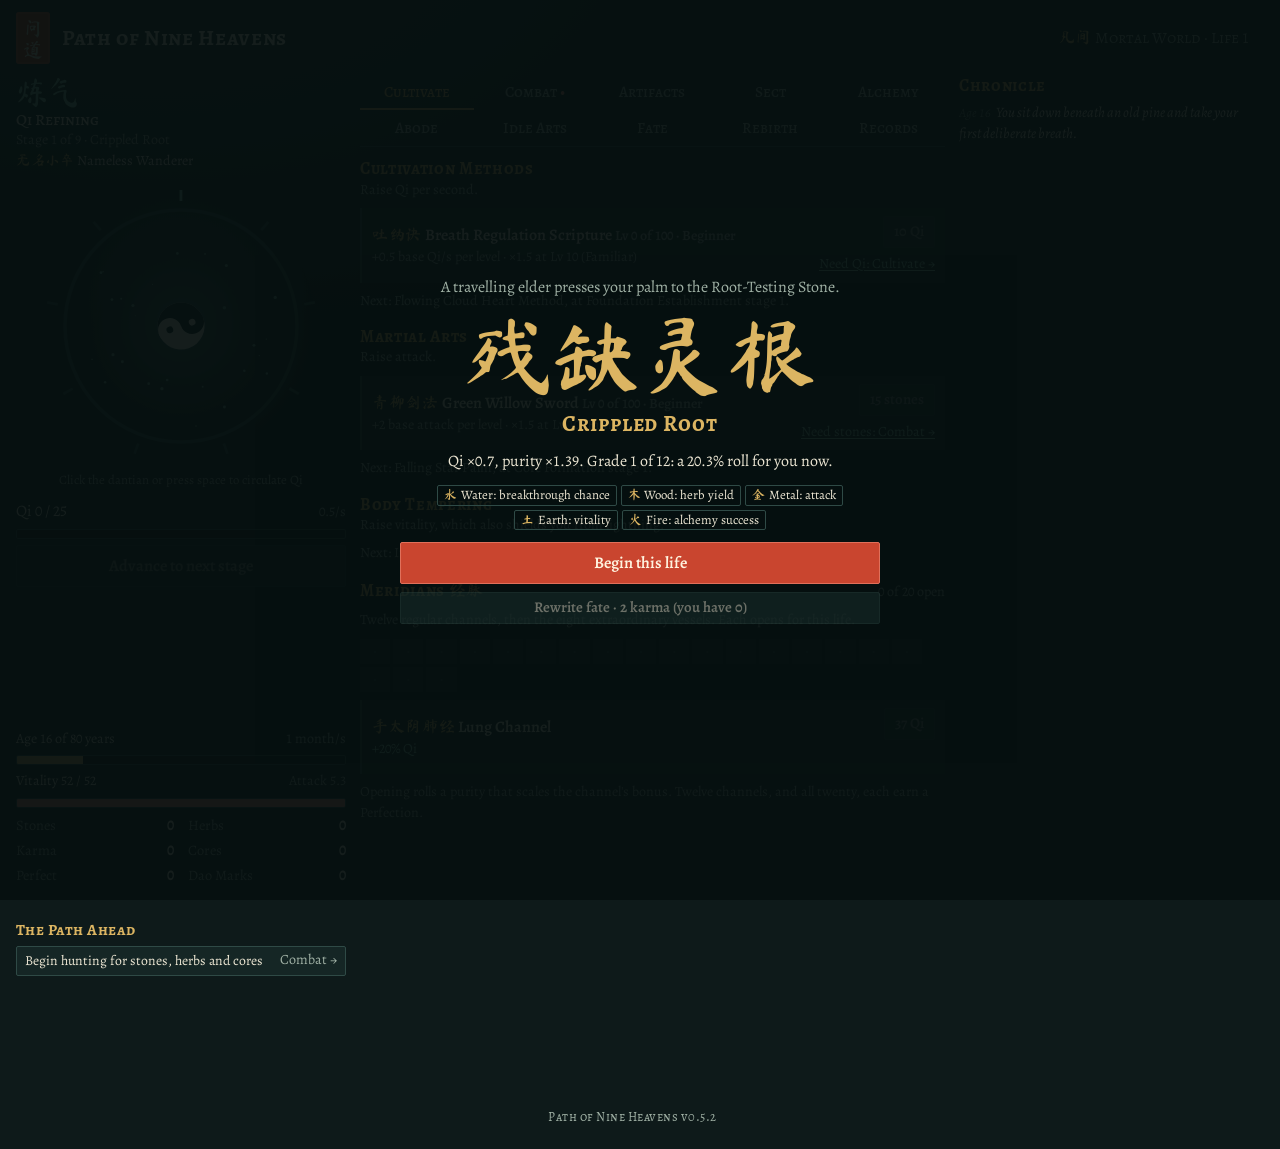
<file: index.html>
<!doctype html>
<html lang="en">
<head>
  <meta charset="utf-8">
  <meta name="viewport" content="width=device-width, initial-scale=1, viewport-fit=cover">
  <title>Path of Nine Heavens</title>
  <meta name="description" content="A wuxia cultivation incremental game. Refine Qi, join a sect, survive heavenly tribulation and ascend.">
  <link rel="icon" href="data:image/svg+xml,%3Csvg xmlns='http://www.w3.org/2000/svg' viewBox='0 0 32 32'%3E%3Crect width='32' height='32' rx='4' fill='%23b53a2a'/%3E%3Ctext x='16' y='24' font-size='22' text-anchor='middle' fill='%23f4ead2' font-family='serif'%3E道%3C/text%3E%3C/svg%3E">
  <link rel="preconnect" href="https://fonts.googleapis.com">
  <link rel="preconnect" href="https://fonts.gstatic.com" crossorigin>
  <link rel="stylesheet" href="https://fonts.googleapis.com/css2?family=Alegreya+SC:wght@500;700&family=Alegreya:ital,wght@0,400;0,600;1,400&family=Ma+Shan+Zheng&display=swap">
  <link rel="stylesheet" href="css/style.css?v=0.5.2">
</head>
<body>
  <header class="top">
    <div class="brand"><span class="seal" aria-hidden="true">问道</span><h1>Path of Nine Heavens</h1></div>
    <div id="heaven" class="heaven"></div>
  </header>
  <main class="layout">
    <section class="dantian" aria-label="Cultivation">
      <div id="identity"></div>
      <div class="well">
        <canvas id="well" width="320" height="320" role="button" tabindex="0" aria-label="Circulate Qi. Click or press space."></canvas>
        <p class="hint">Click the dantian or press space to circulate Qi</p>
      </div>
      <div id="status"></div>
      <div id="encounter"></div>
    </section>
    <section class="work">
      <nav id="tabs" class="tabs" aria-label="Game sections"></nav>
      <div id="panel" class="panel"></div>
    </section>
    <aside class="chronicle" aria-label="Chronicle of events">
      <h2>Chronicle</h2>
      <div id="log" class="log" aria-live="polite"></div>
    </aside>
  </main>
  <footer class="version" id="version">Path of Nine Heavens</footer>
  <div id="tip" class="tip" role="tooltip" hidden></div>
  <div id="overlay"></div>
  <div id="toasts" class="toasts" aria-live="polite"></div>

  <script src="js/version.js?v=0.5.2"></script>
  <script src="js/data.js?v=0.5.2"></script>
  <script src="js/lore.js?v=0.5.2"></script>
  <script src="js/core.js?v=0.5.2"></script>
  <script src="js/ui.js?v=0.5.2"></script>
</body>
</html>
</file>
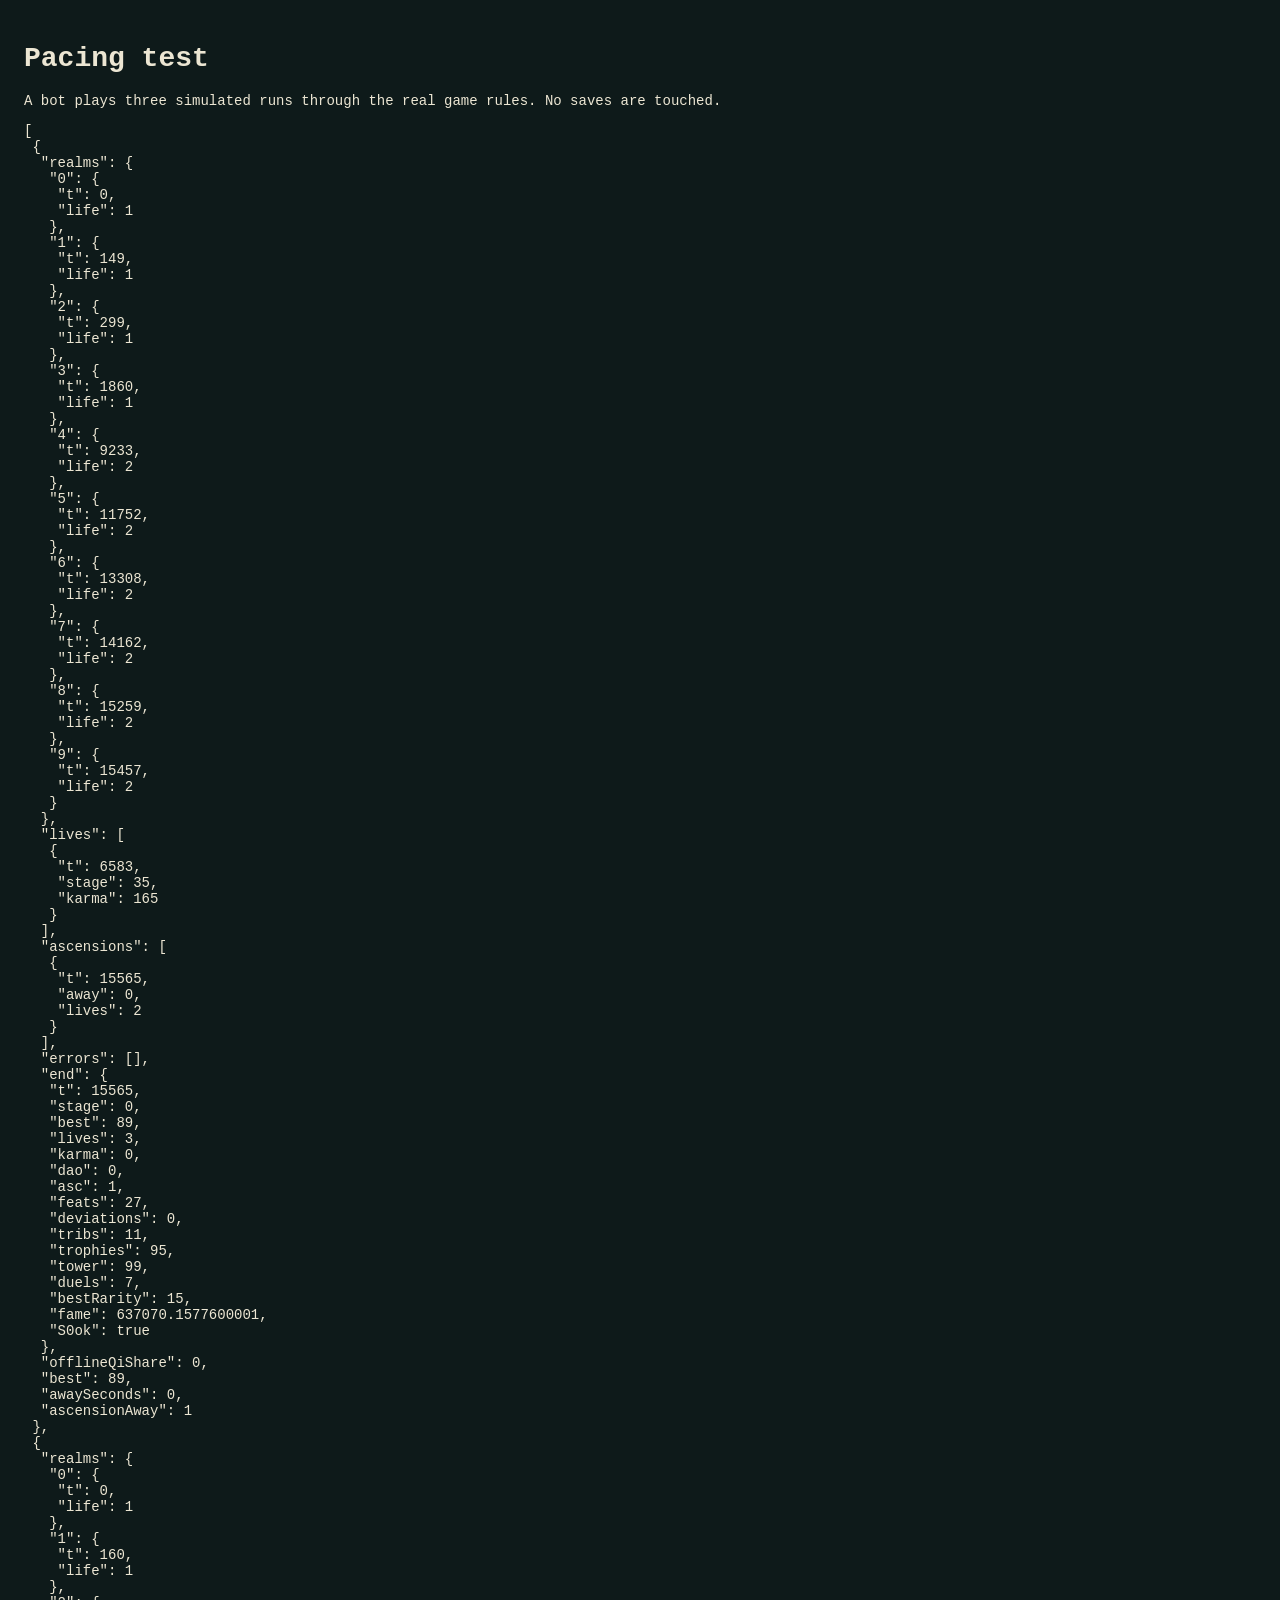
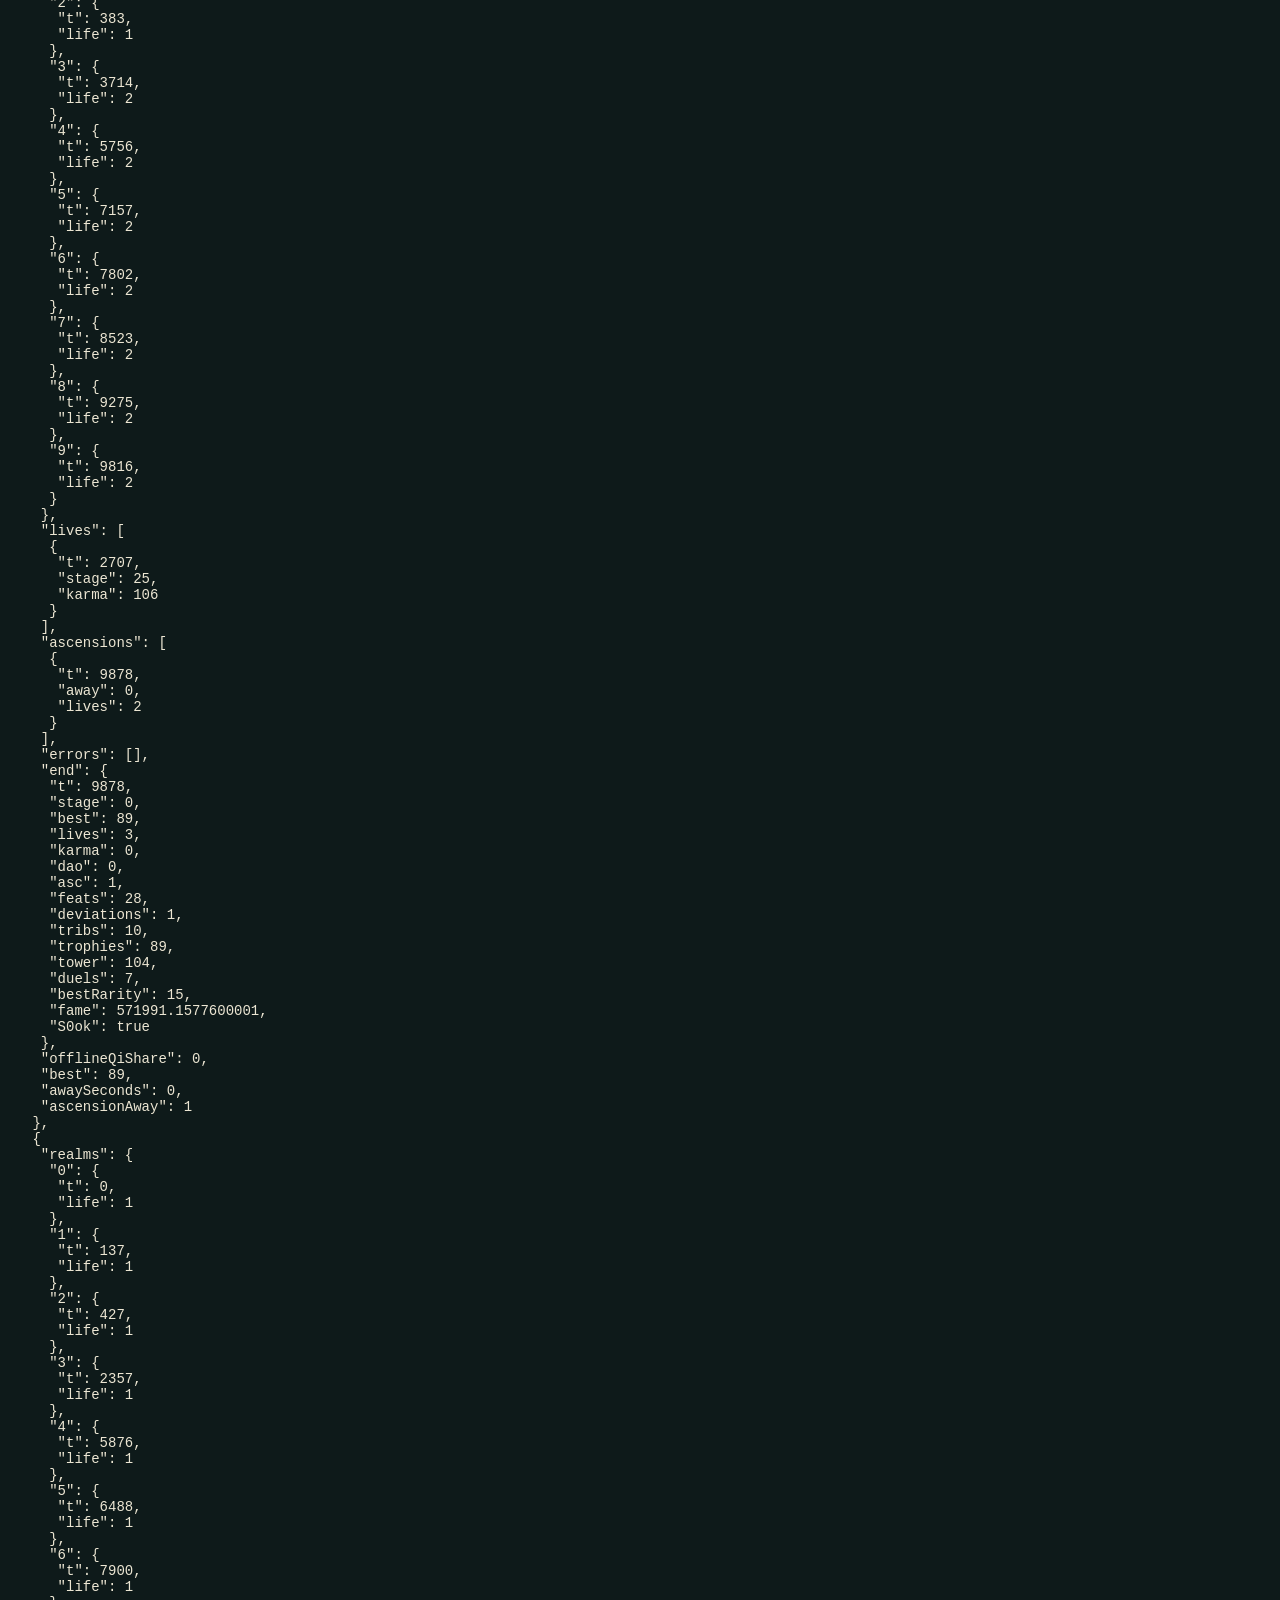
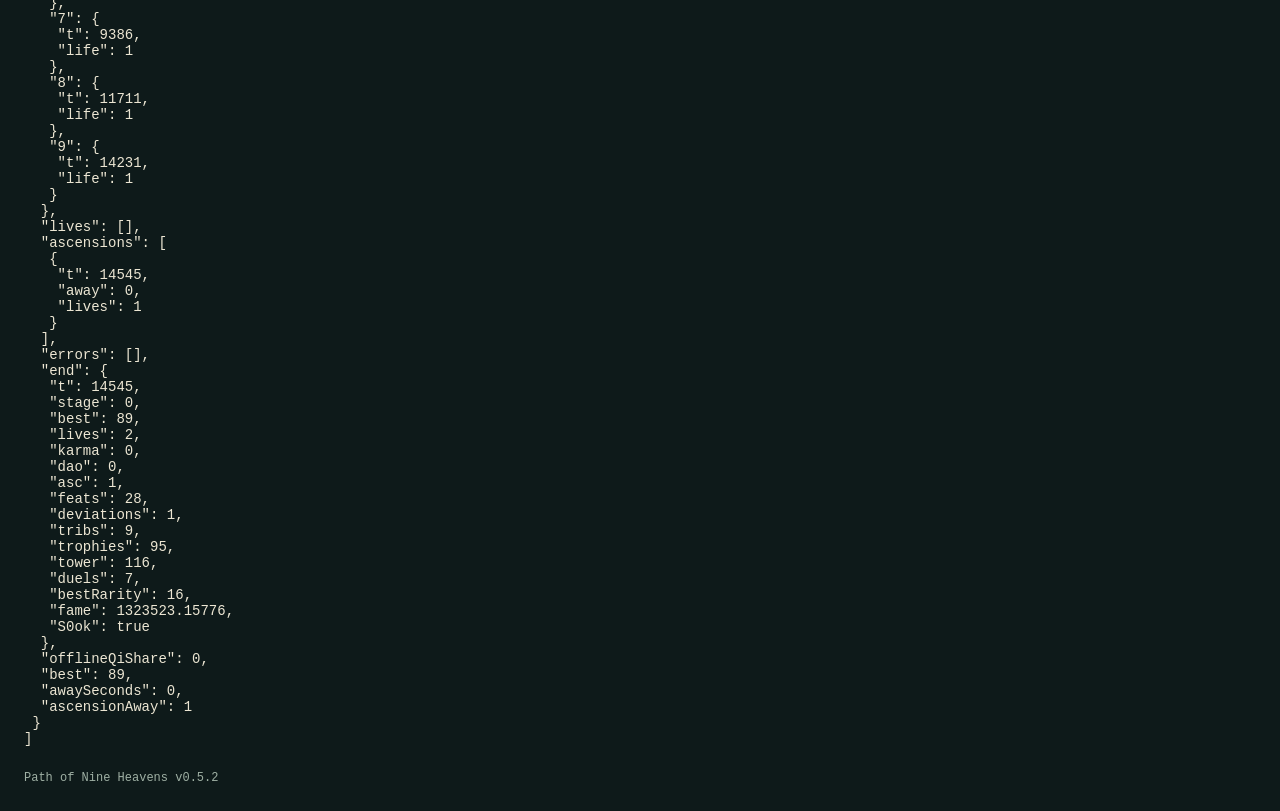
<file: tests/index.html>
<!doctype html>
<html lang="en">
<head><meta charset="utf-8"><title>Nine Heavens Pacing Test</title></head>
<body style="font: 14px monospace; background: #0e1a1a; color: #ece6d3; padding: 16px">
  <h1>Pacing test</h1>
  <p>A bot plays three simulated runs through the real game rules. No saves are touched.</p>
  <pre id="out">Running...</pre>
  <script src="../js/version.js?v=0.5.2"></script>
  <script src="../js/data.js?v=0.5.2"></script>
  <script src="../js/core.js?v=0.5.2"></script>
  <script src="bot.js?v=0.5.2"></script>
  <script>
    // The offline clock rules: a device set forward must not earn time.
    (function () {
      const G = WD.Game;
      G.newGame();
      const hour = 3600000, base = 1e12;
      const check = (name, ok) => { if (!ok) throw new Error('Clock test failed: ' + name); };
      const a = G.resolveAway({ lastSeen: base, trustedNow: base + hour, deviceNow: base + 100 * hour, pool: 3600 });
      check('server time wins over a forward clock', a.verified && a.seconds === 3600);
      const b = G.resolveAway({ lastSeen: base, trustedNow: null, deviceNow: base + 100 * hour, pool: 3600 });
      check('unconfirmed time is limited to the pool', !b.verified && b.seconds === 3600 && b.pool === 0);
      const c = G.resolveAway({ lastSeen: base + hour, trustedNow: null, deviceNow: base + 200 * hour, pool: b.pool });
      check('an empty pool earns nothing', c.seconds === 0);
      const e = G.resolveAway({ lastSeen: base + 500 * hour, trustedNow: base, deviceNow: base, pool: 0 });
      check('a future save time earns nothing and refills the pool', e.seconds === 0 && e.pool === 3600);
    })();
    setTimeout(function () {
      const results = [1, 2, 3].map((seed) => WD.runBot({ seed, maxSeconds: 24 * 3600, stopAfterAscensions: 1 }));
      window.results = results;
      document.getElementById('out').textContent = JSON.stringify(results, null, 1);
    }, 50);
  </script>
  <footer id="version" style="margin-top: 24px; color: #9fb0a4; font-size: 12px"></footer>
  <script>document.getElementById('version').textContent = 'Path of Nine Heavens v' + WD.VERSION;</script>
</body>
</html>
</file>
<file: css/style.css>
/* Layout concept: a night-time cultivation chamber. The dantian glows on the left, the
   work of the sect and the road sits in the middle, the chronicle runs like a scroll on the right. */
:root {
  --ink: #0e1a1a;
  --lacquer: #152625;
  --lacquer-2: #1d3331;
  --line: #2f4a46;
  --paper: #ece6d3;
  --muted: #9fb0a4;
  --celadon: #8fc9b0;
  --gold: #dcb562;
  --cinnabar: #c9452f;
  --cinnabar-soft: #ee8a76;
  --realm: #8fc9b0;
  --font-brush: 'Ma Shan Zheng', 'STKaiti', 'KaiTi', 'Songti SC', serif;
  --font-body: 'Alegreya', 'Iowan Old Style', Georgia, 'Noto Serif SC', serif;
  --font-label: 'Alegreya SC', 'Alegreya', Georgia, serif;
  color-scheme: dark;
}

* { box-sizing: border-box; }
/* Layout lock: the scrollbar always takes its space, so nothing reflows when the page grows. */
html { overflow-y: scroll; scrollbar-gutter: stable; }
html, body { margin: 0; }
body {
  background: var(--ink);
  background-image: radial-gradient(70rem 40rem at 12% -10%, #1e3a36 0%, transparent 65%);
  background-attachment: fixed;
  color: var(--paper);
  font: 16px/1.45 var(--font-body);
  padding-left: max(16px, env(safe-area-inset-left, 0px));
  padding-right: max(16px, env(safe-area-inset-right, 0px));
  padding-block: 12px 24px;
  font-variant-numeric: lining-nums tabular-nums;
}
h1, h2, h3, p { margin: 0; }
h1 { font: 700 1.35rem/1.1 var(--font-label); letter-spacing: .03em; }
h2 { font: 700 1.05rem/1.2 var(--font-label); letter-spacing: .04em; color: var(--gold); }
h3 { font: 700 .98rem/1.2 var(--font-label); letter-spacing: .03em; }
.zh { font-family: var(--font-brush); font-weight: 400; color: var(--gold); letter-spacing: .04em; }
.dim { color: var(--muted); }
.small { font-size: .88rem; }
.good { color: var(--celadon); }
.bad { color: var(--cinnabar-soft); }

.top { display: flex; align-items: center; justify-content: space-between; gap: 12px; flex-wrap: wrap; max-width: 1500px; margin: 0 auto 12px; }
.brand { display: flex; align-items: center; gap: 12px; }
.seal {
  font: 1.25rem/1 var(--font-brush); background: var(--cinnabar); color: #f8ecd4;
  padding: 6px 7px 4px; border-radius: 3px; writing-mode: vertical-rl; letter-spacing: .05em;
  box-shadow: inset 0 0 0 2px #e6735d66;
}
.heaven { color: var(--muted); font-family: var(--font-label); }

.layout {
  display: grid; gap: 14px; max-width: 1500px; margin: 0 auto;
  grid-template-columns: 330px minmax(0, 1fr) 290px; align-items: start;
}
.dantian { display: flex; flex-direction: column; gap: 10px; min-width: 0; }
.work { min-width: 0; }
.chronicle { min-width: 0; position: sticky; top: 12px; }
@media (max-width: 1180px) {
  .layout { grid-template-columns: 320px minmax(0, 1fr); }
  .chronicle { grid-column: 1 / -1; position: static; }
  .log { height: 260px !important; }
}
@media (max-width: 760px) {
  .layout { grid-template-columns: minmax(0, 1fr); }
  #well { max-width: 220px; }
}

.well { text-align: center; }
#well { width: 100%; max-width: 290px; height: auto; aspect-ratio: 1; cursor: pointer; display: block; margin: 0 auto; touch-action: manipulation; border-radius: 50%; }
#well:focus-visible, button:focus-visible, a:focus-visible, textarea:focus-visible { outline: 2px solid var(--gold); outline-offset: 2px; }
.hint { font-size: .8rem; color: var(--muted); }

.realm-name { font: 2rem/1.05 var(--font-brush); color: var(--realm); }
.realm-en { font: 500 1rem/1.25 var(--font-label); }

.bar { height: 10px; background: #0a1413; border: 1px solid var(--line); border-radius: 2px; overflow: hidden; }
.bar > i { display: block; height: 100%; background: var(--realm); transition: width .15s linear; }
.bar.hp > i { background: var(--cinnabar-soft); }
.bar.age > i { background: var(--gold); }
.bar.gold > i { background: var(--gold); }

.kv { display: flex; justify-content: space-between; gap: 10px; align-items: baseline; }
.stack { display: flex; flex-direction: column; gap: 6px; }
.res { display: grid; grid-template-columns: 1fr 1fr; gap: 2px 14px; }
.res .kv span:first-child { color: var(--muted); font-size: .9rem; }
.chips { display: flex; flex-wrap: wrap; gap: 4px; }
.chip { font-size: .8rem; padding: 0 6px; border: 1px solid var(--line); border-radius: 2px; color: var(--paper); white-space: nowrap; }
.chip.warn { border-color: var(--cinnabar); color: var(--cinnabar-soft); }
.chip.gold { border-color: var(--gold); color: var(--gold); }

button {
  font: 600 .93rem/1.2 var(--font-body); color: var(--paper); background: var(--lacquer-2);
  border: 1px solid var(--line); border-radius: 2px; padding: 6px 10px; cursor: pointer;
  transition: background .12s, border-color .12s;
}
button:hover:not([disabled]) { border-color: var(--gold); background: #274340; }
button[disabled] { opacity: .45; cursor: not-allowed; }
button.primary { background: var(--cinnabar); border-color: #e0705b; color: #fff4e0; }
button.primary:hover:not([disabled]) { background: #d9543c; border-color: #ffb09e; }
button.big { width: 100%; padding: 10px; font-size: 1.02rem; }
button.ghost { background: transparent; }

.tabs { display: grid; grid-template-columns: repeat(5, minmax(0, 1fr)); grid-template-rows: repeat(2, auto); gap: 2px 4px; border-bottom: 1px solid var(--line); }
.tabs button { background: transparent; border: 0; border-bottom: 2px solid transparent; border-radius: 0; font: 500 .95rem/1.2 var(--font-label); color: var(--muted); padding: 7px 4px; white-space: nowrap; overflow: hidden; text-overflow: ellipsis; min-width: 0; text-align: center; }
@media (max-width: 480px) { .tabs button { font-size: .8rem; padding: 6px 2px; } }
@media (max-width: 360px) { .tabs button { font-size: .7rem; letter-spacing: 0; padding: 6px 1px; } }
.tabs button:hover:not([disabled]) { background: transparent; color: var(--paper); }
.tabs button.on { color: var(--gold); border-bottom-color: var(--gold); }
.tabs .dot { color: var(--cinnabar-soft); }

.panel { padding-top: 12px; display: flex; flex-direction: column; gap: 16px; }
.section { display: flex; flex-direction: column; gap: 8px; }
.row {
  display: grid; grid-template-columns: minmax(0, 1fr) auto; gap: 4px 12px; align-items: center;
  background: var(--lacquer); padding: 8px 10px; border-left: 2px solid var(--line);
}
.row.locked { opacity: .55; }
.row.done { border-left-color: var(--gold); }
.row .title { font-weight: 600; }
.row .actions { display: flex; gap: 6px; flex-wrap: wrap; justify-content: flex-end; }
@media (max-width: 480px) { .row { grid-template-columns: minmax(0, 1fr); } .row .actions { justify-content: flex-start; } }
.grid2 { display: grid; grid-template-columns: repeat(auto-fit, minmax(240px, 1fr)); gap: 8px; }
.toolbar { display: flex; gap: 6px; flex-wrap: wrap; align-items: center; }
.toggle { display: inline-flex; gap: 6px; align-items: center; cursor: pointer; }

.scroll-card { background: var(--lacquer-2); border: 1px solid var(--gold); padding: 10px 12px; display: flex; flex-direction: column; gap: 8px; }
.scroll-card .actions { display: flex; flex-direction: column; gap: 6px; }

.log { height: calc(100vh - 80px); overflow-y: auto; overflow-anchor: none; display: flex; flex-direction: column; gap: 5px; font-size: .9rem; padding-right: 6px; margin-top: 6px; }
.log .e { color: var(--muted); }
.log .e b { font-weight: 400; color: #6d8278; margin-right: 5px; font-size: .8rem; }
.log .e.story { color: var(--paper); font-style: italic; }
.log .e.rare { color: var(--gold); }
.log .e.bad { color: var(--cinnabar-soft); }
.log .e.loot { color: var(--celadon); }

.fortune { font: 3.4rem/1 var(--font-brush); color: var(--gold); }
.fortune.ill { color: var(--cinnabar-soft); }

textarea { width: 100%; min-height: 72px; background: #0a1413; color: var(--paper); border: 1px solid var(--line); font: .8rem/1.3 monospace; padding: 6px; resize: vertical; }

/* Full-screen rites: root judgement, death, tribulation, ascension. */
.veil { position: fixed; inset: 0; z-index: 30; background: #061010ee; display: flex; align-items: center; justify-content: center; overflow-y: auto; padding: max(16px, env(safe-area-inset-top, 0px)) max(16px, env(safe-area-inset-right, 0px)) max(16px, env(safe-area-inset-bottom, 0px)) max(16px, env(safe-area-inset-left, 0px)); }
.rite { width: 100%; max-width: 480px; display: flex; flex-direction: column; gap: 12px; text-align: center; margin: auto; }
.rite .glyph { font: 5.5rem/1 var(--font-brush); color: var(--gold); }
.rite .glyph.ill { color: var(--cinnabar-soft); }
.rite h2 { font-size: 1.4rem; }
.rite .actions { display: flex; flex-direction: column; gap: 8px; }
.stamp {
  align-self: center; font: 3.4rem/1 var(--font-brush); color: #f8ecd4; background: var(--cinnabar);
  width: 88px; height: 88px; display: grid; place-items: center; border-radius: 4px; transform: rotate(-7deg);
  box-shadow: inset 0 0 0 3px #f0937f88; animation: stamp .28s cubic-bezier(.2, 1.6, .4, 1);
}
.stamp.ok { background: #2f7a5f; box-shadow: inset 0 0 0 3px #8fc9b088; }
@keyframes stamp { from { transform: scale(2.6) rotate(-16deg); opacity: 0; } to { transform: scale(1) rotate(-7deg); opacity: 1; } }

.sky { position: fixed; inset: 0; pointer-events: none; z-index: 29; }
.sky svg { width: 100%; height: 100%; }
.sky polyline { fill: none; stroke: #e9eeff; stroke-width: 3; filter: drop-shadow(0 0 8px #9fb5ff); }
.flash { position: fixed; inset: 0; background: #dfe6ff; z-index: 28; animation: flash .35s ease-out forwards; pointer-events: none; }
@keyframes flash { from { opacity: .55; } to { opacity: 0; } }

.path h3 { color: var(--gold); }
/* Fixed slots: rows that come and go keep their space, so nothing below them moves. */
.path-step, .gate { height: 30px; overflow: hidden; align-items: center; white-space: nowrap; }
.path-step > span:first-child, .gate > span:first-child { overflow: hidden; text-overflow: ellipsis; min-width: 0; }
.path-step.empty, .gate.empty { background: transparent; border: 1px solid transparent; }
.gates { display: flex; flex-direction: column; gap: 6px; }
.autos { min-height: 22px; }
.chips.one-line { flex-wrap: nowrap; overflow: hidden; height: 22px; }
#status .kv > *, .foe-card .kv > * { white-space: nowrap; overflow: hidden; text-overflow: ellipsis; min-width: 0; }
.row .actions { flex-direction: column; flex-wrap: nowrap; align-items: flex-end; min-width: 10.5rem; }
.row .actions > * { white-space: nowrap; }
.placeholder { visibility: hidden; }
.inline { display: inline-flex; gap: 4px; align-items: center; flex-wrap: nowrap; }
.count { min-width: 1.6em; text-align: center; }
select { background: var(--lacquer-2); color: var(--paper); border: 1px solid var(--line); font: inherit; padding: 3px 6px; max-width: 60%; }
select:focus-visible { outline: 2px solid var(--gold); outline-offset: 2px; }
.slot-empty { opacity: .45; }
/* The encounter floats over the page instead of pushing it down. */
#encounter { position: fixed; z-index: 20; right: max(12px, env(safe-area-inset-right, 0px)); bottom: max(12px, env(safe-area-inset-bottom, 0px)); width: min(340px, calc(100vw - 24px)); }
#encounter:empty { display: none; }
#encounter .scroll-card { box-shadow: 0 8px 24px #000b; }
@media (max-width: 480px) { .row .actions { align-items: flex-start; min-width: 0; } }
.path-step, .gate { display: flex; justify-content: space-between; gap: 8px; text-align: left; font-weight: 400; font-size: .86rem; padding: 4px 8px; background: var(--lacquer); }
.path-step.urgent { border-color: var(--cinnabar-soft); }
.path-step.here { border-color: var(--gold); }
.gate { border-color: var(--cinnabar); }
.gate.met { border-color: var(--line); color: var(--muted); }
button.link { background: transparent; border: 0; color: var(--celadon); padding: 2px 0; font-weight: 400; text-decoration: underline; text-underline-offset: 2px; }
button.link:hover:not([disabled]) { background: transparent; color: var(--gold); }

.errorbar { max-width: 1500px; margin: 0 auto 12px; padding: 8px 12px; border: 1px solid var(--cinnabar); background: var(--lacquer-2); color: var(--paper); font-size: .9rem; }
.errorbar code { color: var(--cinnabar-soft); word-break: break-word; }
.version { max-width: 1500px; margin: 24px auto 0; text-align: center; color: var(--muted); font: .78rem/1.4 var(--font-label); letter-spacing: .04em; }

.tip { position: fixed; z-index: 50; max-width: min(320px, calc(100vw - 16px)); background: #0a1413; border: 1px solid var(--gold); color: var(--paper); padding: 8px 10px; font-size: .86rem; line-height: 1.35; display: flex; flex-direction: column; gap: 3px; pointer-events: none; box-shadow: 0 6px 18px #0009; }
.tip b { color: var(--gold); font: 700 .95rem/1.2 var(--font-label); }
.tip i { color: var(--celadon); display: block; margin-top: 3px; }
.tip .kv { font-size: .82rem; }
.tip[hidden] { display: none; }
[data-tip]:not(button) { cursor: help; }
[data-tip]:not(button):not(.row > div):not(.grade):not(.chip):hover { text-decoration: underline dotted var(--muted); text-underline-offset: 3px; }
[tabindex="0"]:focus { outline: none; }
[tabindex="0"]:focus-visible { outline: 1px dotted var(--gold); outline-offset: 2px; }

.toasts { position: fixed; right: max(12px, env(safe-area-inset-right, 0px)); top: max(56px, env(safe-area-inset-top, 0px)); display: flex; flex-direction: column; gap: 6px; z-index: 40; pointer-events: none; }
.toast { background: var(--lacquer-2); border: 1px solid var(--gold); color: var(--gold); padding: 6px 10px; font-size: .9rem; max-width: 280px; }

.skills { display: grid; grid-template-columns: repeat(auto-fill, minmax(84px, 1fr)); gap: 6px; }
.skill { display: flex; flex-direction: column; align-items: center; gap: 2px; padding: 8px 4px; }
.skill .zh { font-size: 1.05rem; color: var(--gold); }
.skill.primary .zh { color: #fff4e0; }
.foe-card { background: var(--lacquer); padding: 10px 12px; border-left: 2px solid var(--cinnabar); height: 104px; overflow: hidden; }
.charge { color: #fff4e0; background: var(--cinnabar); padding: 2px 8px; font-weight: 600; animation: pulse .5s ease-in-out infinite alternate; }
@keyframes pulse { from { opacity: .75; } to { opacity: 1; } }
.on-depth { border-color: var(--gold); color: var(--gold); }
.ladder { display: flex; flex-wrap: wrap; gap: 3px; }
.grade { font: 1.05rem/1.5 var(--font-brush); min-width: 1.8em; text-align: center; background: var(--lacquer); padding: 0 3px; }
.shimmer { background: linear-gradient(100deg, currentColor 30%, #ffffff 50%, currentColor 70%); background-size: 220% 100%; -webkit-background-clip: text; background-clip: text; -webkit-text-fill-color: transparent; animation: shimmer 3s linear infinite; }
.grade.shimmer { background-color: transparent; }
@keyframes shimmer { from { background-position: 120% 0; } to { background-position: -120% 0; } }
.float { position: fixed; z-index: 25; pointer-events: none; font-weight: 600; color: var(--paper); text-shadow: 0 1px 3px #000; animation: rise .8s ease-out forwards; }
.float.crit { color: var(--gold); font-size: 1.35rem; }
.float.parry { color: var(--celadon); font: 700 1.5rem var(--font-label); }
.float.smash { color: var(--cinnabar-soft); font: 700 1.5rem var(--font-label); }
@keyframes rise { from { transform: translateY(10px); opacity: 1; } to { transform: translateY(-40px); opacity: 0; } }

@media (prefers-reduced-motion: reduce) {
  .shimmer, .charge { animation: none; }
  .flash { display: none; }
  .stamp { animation: none; }
  .bar > i { transition: none; }
}
</file>
